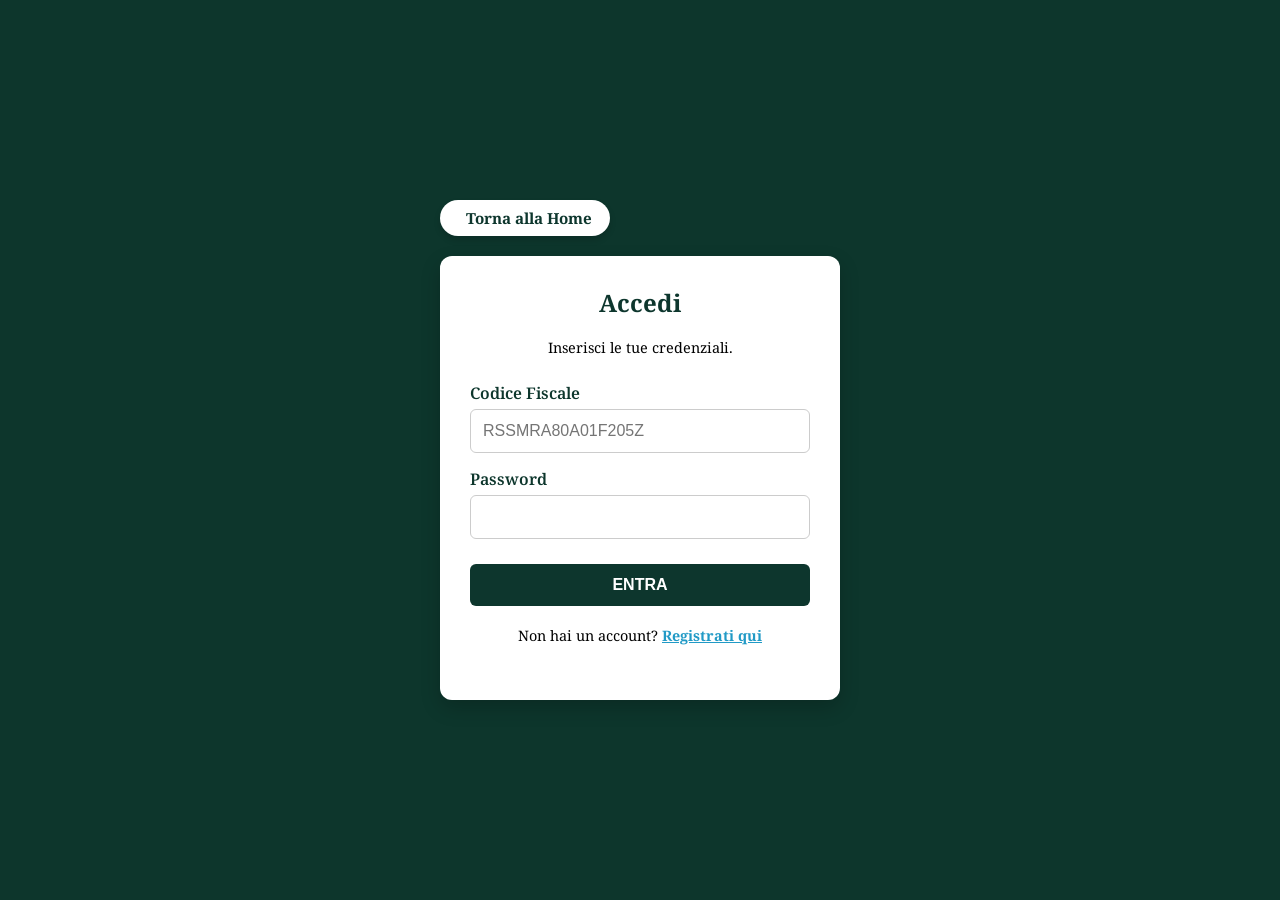
<file: login.html>
<!DOCTYPE html>
<html lang="it">
<head>
    <meta charset="UTF-8">
    <meta name="viewport" content="width=device-width, initial-scale=1.0">
    <title>Accesso Area Riservata - Azienda Ospedaliera San Pio</title>

    <!-- GOOGLE FONTS -->
    <link rel="preconnect" href="https://fonts.googleapis.com">
    <link rel="preconnect" href="https://fonts.gstatic.com" crossorigin="anonymous">
    <link href="https://fonts.googleapis.com/css2?family=Noto+Serif:ital,wght@0,100..900;1,100..900&family=Raleway:ital,wght@0,100..900;1,100..900&display=swap" rel="stylesheet">

    <!-- FAVICON -->
    <link rel="shortcut icon" href="img/logo.png" type="image/x-icon">

    <!-- CSS CUSTOM -->
    <link rel="stylesheet" href="stylelogin.css">
</head>
<body>

<div class="auth-container">
    
    <!-- TASTO TORNA ALLA HOME -->
    <a href="index.html" class="btn-back-home">
        <i class="fa-solid fa-arrow-left"></i> Torna alla Home
    </a>

    <!-- INZIO MODULO LOGIN -->
    <div id="login-form" class="auth-card">
        <h2>Accedi</h2>
        <p>Inserisci le tue credenziali.</p>
        <form onsubmit="handleLogin(event)">
            <div class="input-group">
                <label for="login-cf">Codice Fiscale</label>
                <input type="text" id="login-cf" placeholder="RSSMRA80A01F205Z" required maxlength="16">
            </div>
            <div class="input-group">
                <label for="login-pass">Password</label>
                <input type="password" id="login-pass" required autocomplete="current-password">
            </div>
            <button type="submit" class="btn-primary">ENTRA</button>
        </form>
        <p class="toggle-text">Non hai un account? <a href="#" onclick="toggleAuth()">Registrati qui</a></p>
    </div>
    <!-- FINE MODULO LOGIN -->

    <!-- INIZIO MODULO REGISTRAZIONE -->
    <div id="register-form" class="auth-card hidden">
        <h2>Registrazione</h2>
        <p>Crea il tuo profilo.</p>
        <form onsubmit="handleRegister(event)">
            <div class="input-group">
                <label for="reg-nome">Nome e Cognome</label>
                <input type="text" id="reg-nome" placeholder="Mario Rossi">
            </div>
            <div class="input-group">
                <label for="reg-cf">Codice Fiscale</label>
                <input type="text" id="reg-cf" placeholder="RSSMRA80A01F205Z" required maxlength="16" style="text-transform: uppercase;">
            </div>
            <div class="input-group">
                <label for="reg-pass">Crea Password</label>
                <input type="password" id="reg-pass" required minlength="8" autocomplete="new-password">
            </div>
            <button type="submit" class="btn-secondary">CREA ACCOUNT</button>
        </form>
        <p class="toggle-text">Hai già un account? <a href="#" onclick="toggleAuth()">Accedi</a></p>
    </div>
    <!-- FINE MODULO REGISTRAZIONE -->
</div>

<!-- JS CUSTOM -->
<script src="scriptlogin.js"></script>
</body>
</html>
</file>
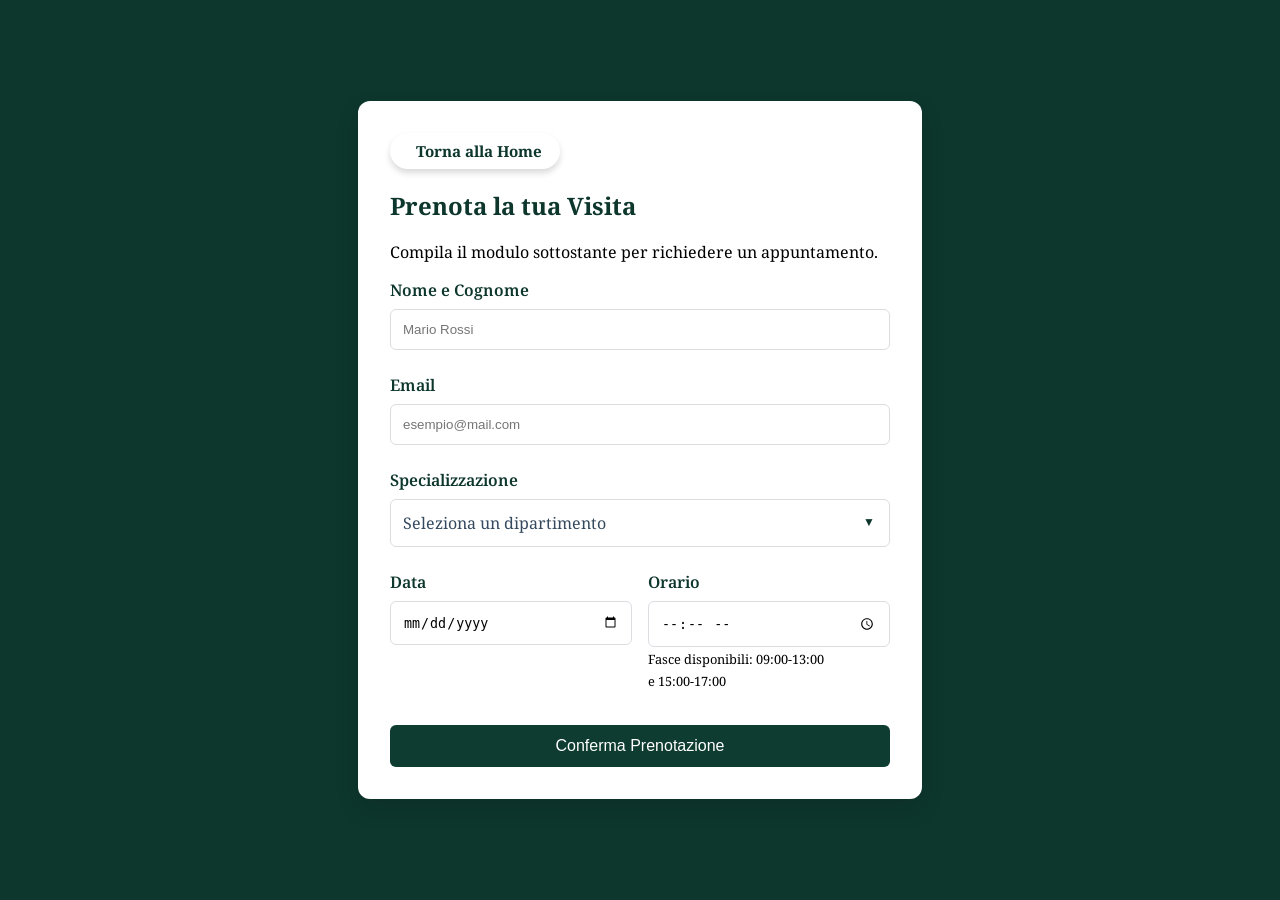
<file: prenotazioni.html>
<!DOCTYPE html>
<html lang="it">
<head>
    <meta charset="UTF-8">
    <meta name="viewport" content="width=device-width, initial-scale=1.0">
    <title>Prenotazione Visita Medica - Azienda Ospedaliera San Pio</title>

    <!-- GOOGLE FONTS -->
    <link rel="preconnect" href="https://fonts.googleapis.com">
    <link rel="preconnect" href="https://fonts.gstatic.com" crossorigin="anonymous">
    <link href="https://fonts.googleapis.com/css2?family=Noto+Serif:ital,wght@0,100..900;1,100..900&family=Raleway:ital,wght@0,100..900;1,100..900&display=swap" rel="stylesheet">

    <!-- FAVICON -->
    <link rel="shortcut icon" href="img/logo.png" type="image/x-icon">

    <!-- CSS CUSTOM -->
    <link rel="stylesheet" href="styleprenotazioni.css">
</head>
<body>

    <!-- INIZIO MODULO DI REGISTRAZIONE -->
    <div class="container">

        <!-- TASTO TORNA ALLA HOME -->
        <a href="index.html" class="btn-back-home">
            <i class="fa-solid fa-arrow-left"></i> Torna alla Home
        </a>

        <h2>Prenota la tua Visita</h2>
        <p>Compila il modulo sottostante per richiedere un appuntamento.</p>
        
        <form id="bookingForm">
            <div class="form-group">
                <label for="nome">Nome e Cognome</label>
                <input type="text" id="nome" name="nome" placeholder="Mario Rossi" required>
            </div>

            <div class="form-group">
                <label for="email">Email</label>
                <input type="email" id="email" name="email" placeholder="esempio@mail.com" required>
            </div>

            <div class="form-group custom-dropdown-container">
                <label for="specialista">Specializzazione</label>
                
                <select id="specialista" name="specialista" required style="display: none;">
                    <option value="">Seleziona un dipartimento</option>
                    <option value="lungadegenza">Dipartimento delle Scienze e della Lungadegenza</option>
                    <option value="oncologia">Dipartimento di Oncologia</option>
                    <option value="neurologia">Dipartimento di Neuroscienze</option>
                    <option value="chirurgia">Dipartimento di Scienze Chirurgiche</option>
                    <option value="infantile">Dipartimento Materno infantile</option>
                    <option value="cardiologia">Dipartimento Cardio-Vascolare</option>
                </select>
                
                <div class="custom-select" id="customSelect">
                    <div class="select-selected" id="selectTrigger">Seleziona un dipartimento</div>
                    <div class="select-items hidden" id="selectOptions">
                        <div data-value="lungadegenza">Dipartimento delle Scienze e della Lungadegenza</div>
                        <div data-value="oncologia">Dipartimento di Oncologia</div>
                        <div data-value="neurologia">Dipartimento di Neuroscienze</div>
                        <div data-value="chirurgia">Dipartimento di Scienze Chirurgiche</div>
                        <div data-value="infantile">Dipartimento Materno infantile</div>
                        <div data-value="cardiologia">Dipartimento Cardio-Vascolare</div>
                    </div>
                </div>
            </div>
            
            <div class="form-row">
                <div class="form-group">
                    <label for="data">Data</label>
                    <input type="date" id="data" name="data" required>
                </div>
                
                <div class="form-group">
                    <label for="ora">Orario</label>
                    <input type="time" id="ora" name="ora" required>
                    <small style="color: #000000; font-size: 0.8rem;">Fasce disponibili: 09:00-13:00 <br> e 15:00-17:00</small>
                </div>
            </div>
            
            <button type="submit" class="btn-submit">Conferma Prenotazione</button>
        </form>
        <!-- FINE MODULO REGISTRAZINE -->

        <!-- MESSAGGIO DI CONFERMA PRENOTAZIONE -->
        <div id="messaggioConferma" class="hidden">
            <div class="success-card">
                <h3>✅ Prenotazione Inviata!</h3>
                <p id="riepilogo"></p>
                <button onclick="resetForm()">Nuova Prenotazione</button>
            </div>
        </div>
    </div>

    <!-- JS CUSTOM -->
    <script src="scriptprenotazioni.js"></script>
</body>
</html>
</file>
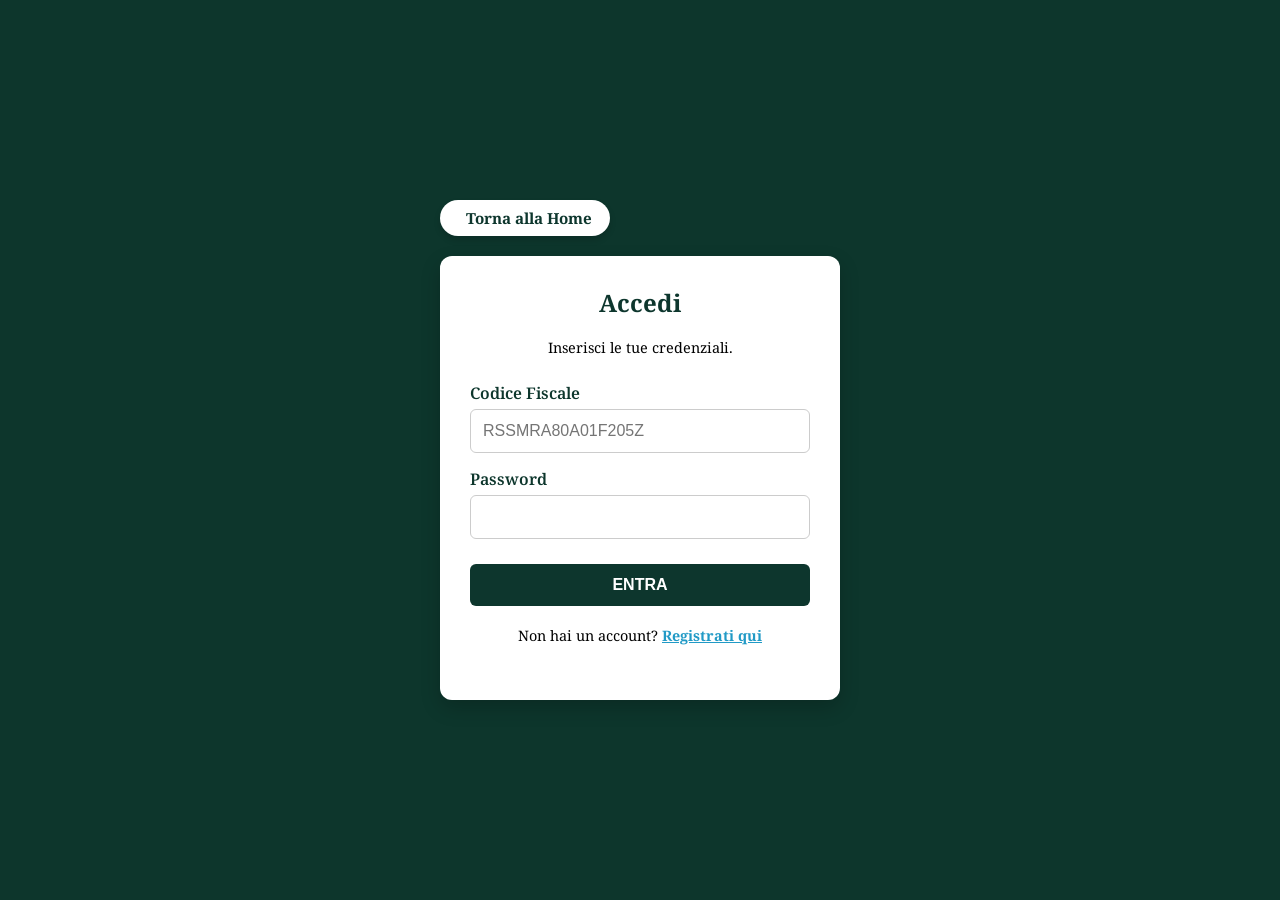
<file: referti.html>
<!DOCTYPE html>
<html lang="it">
<head>
    <meta charset="UTF-8">
    <meta name="viewport" content="width=device-width, initial-scale=1.0">
    <title>Area Referti - Azienda Ospedaliera San Pio</title>

    <!-- GOOGLE FONTS -->
    <link rel="preconnect" href="https://fonts.googleapis.com">
    <link rel="preconnect" href="https://fonts.gstatic.com" crossorigin="anonymous">
    <link href="https://fonts.googleapis.com/css2?family=Noto+Serif:ital,wght@0,100..900;1,100..900&family=Raleway:ital,wght@0,100..900;1,100..900&display=swap" rel="stylesheet">

    <!-- FAVICON -->
    <link rel="shortcut icon" href="img/logo.png" type="image/x-icon">

    <!-- CSS CUSTOM -->
    <link rel="stylesheet" href="stylereferti.css">

    <!-- SCRIPT DI SICUREZZA -->
    <script>
      const cfUtente = sessionStorage.getItem('utenteLoggatoCF');
      
      if (!cfUtente) {
        sessionStorage.setItem('redirectDopoLogin', window.location.href);

        window.location.replace("login.html"); 
      }
    </script>
</head>
<body>

    <!-- INIZIO DASHBOARD -->
    <div class="dashboard-container">

        <!-- TASTO TORNA ALLA HOME -->
        <a href="index.html" class="btn-back-home">
            <i class="fa-solid fa-arrow-left"></i> Torna alla Home
        </a>

        <!-- INIZIO HEADER -->
        <header class="dashboard-header">
            <div class="user-info">
                <i class="fa fa-user-circle fa-2x transition-scale"></i>
                <div>
                    <h2 id="user-name">Benvenuto!</h2>
                    <p id="user-cf">CF: RSSMRA80A01F205Z</p>
                </div>
            </div>
            
            <button class="btn-logout" onclick="eseguiLogout()">Esci</button>
        </header>
        
        <main class="content">
            <div class="title-section">
                <h3>I Tuoi Referti Online</h3>
                <p>I documenti sono disponibili per 45 giorni dalla data di pubblicazione</p>
            </div>
            
            <div id="lista-referti" class="referti-grid">
                <div class="loader">Caricamento documenti in corso</div>
            </div>
        </main>
    </div>
    <!-- FINE DASHBOARD -->

    <!-- CUSTOM JS -->
    <script src="scriptreferti.js"></script>
</body>
</html>
</file>
<file: stylelogin.css>
/* GENERAL SETTING */

/* FONT */
/* font-family: "Noto Serif", serif; */
/* font-family: "Raleway", sans-serif; */

* {
    box-sizing: border-box;
}

body {
    font-family: "Noto Serif", serif;
    background-color: #0d362c;
    margin: 0;
    display: flex;
    justify-content: center;
    align-items: center;
    min-height: 100vh;
    padding: 20px;
}

/* BTN BACKHOME */
.btn-back-home {
    display: inline-flex;
    align-items: center;
    gap: 8px;
    background-color: white;
    color: #0d362d;
    padding: 8px 18px;
    border-radius: 25px;
    text-decoration: none;
    font-weight: bold;
    font-size: 0.95rem;
    margin-bottom: 20px;
    box-shadow: 0 4px 6px rgba(0, 0, 0, 0.15);
    transition: all 0.3s ease;
}

.btn-back-home:hover {
    background-color: #7cd994;
    color: white;
    box-shadow: 0 6px 10px rgba(0, 0, 0, 0.25);
    transform: translateX(-5px); 
}

/* CUSTOM CONTAINER */
.auth-container {
    width: 100%;
    max-width: 400px;
}

.auth-card {
    background: white;
    padding: 30px;
    border-radius: 12px;
    box-shadow: 0 8px 20px rgba(0,0,0,0.2);
    text-align: center;
}
/* CUSTOM TEXT */
h2 {
    margin-top: 0;
    color: #0d362d;
    font-weight: 700;
}

p {
    color: #000000;
    font-size: 0.9rem;
    margin-bottom: 25px;
}

.input-group {
    text-align: left;
    margin-bottom: 15px;
}

label {
    display: block;
    font-weight: 600;
    margin-bottom: 5px;
    color: #0d362c;
}

input {
    width: 100%;
    padding: 12px;
    border: 1px solid #ccc;
    border-radius: 6px;
    font-size: 1rem;
    transition: border-color 0.3s;
}

input:focus {
    outline: none;
    border-color: #0d362c;
    box-shadow: 0 0 5px rgba(13, 54, 44, 0.2);
}

/* CUSTOM CF */
.cf-input {
    text-transform: uppercase;
}

/* CUSTOM BTN */
button {
    width: 100%;
    padding: 12px;
    border: none;
    border-radius: 6px;
    font-size: 1rem;
    font-weight: bold;
    cursor: pointer;
    margin-top: 10px;
    transition: all 0.3s;
}

button:hover {
    background-color: #7cd994;
}

.btn-primary { background-color: #0d362d; color: white; }
.btn-secondary { background-color: #0d362d; color: white; }

button:hover { 
    transform: translateY(-1px);
}

.toggle-text { margin-top: 20px; }
.toggle-text a { color: #219ac6; text-decoration: underline; font-weight: bold; }

.hidden { display: none; }
</file>
<file: styleprenotazioni.css>
/* GENERAL SETTING */

/* FONT */
/* font-family: "Noto Serif", serif; */
/* font-family: "Raleway", sans-serif; */

body {
    font-family: "Noto Serif", serif;
    background-color: #0d362c;
    display: flex;
    justify-content: center;
    align-items: center;
    min-height: 100vh;
    margin: 0;
}

/* BTN BACKHOME */
.btn-back-home {
    display: inline-flex;
    align-items: center;
    gap: 8px;
    background-color: white;
    color: #0d362d;
    padding: 8px 18px;
    border-radius: 25px;
    text-decoration: none;
    font-weight: bold;
    font-size: 0.95rem;
    margin-bottom: 20px;
    box-shadow: 0 4px 6px rgba(0, 0, 0, 0.15);
    transition: all 0.3s ease;
}

.btn-back-home:hover {
    background-color: #0d362d;
    color: white;
    box-shadow: 0 6px 10px rgba(0, 0, 0, 0.25);
    transform: translateX(-5px); 
}

/* CUSTOM CONTAINER */
.container {
    background: #ffffff;
    padding: 2rem;
    border-radius: 12px;
    box-shadow: 0 10px 25px rgba(0,0,0,0.1);
    width: 100%;
    max-width: 500px;
}

/* CUSTOM TEXT */
h2 {
    color: #0d362c;
    margin-top: 0;
    font-family: "Noto Serif", serif;
}

/* CUSTOM RIQUADRI */
.form-group {
    margin-bottom: 1.5rem;
}

label {
    display: block;
    margin-bottom: 0.5rem;
    font-weight: 600;
    color: #0d362c;
}

input, select {
    width: 100%;
    padding: 12px;
    border: 1px solid #dcdde1;
    border-radius: 6px;
    box-sizing: border-box;
}

.form-row {
    display: flex;
    gap: 1rem;
}

.form-row .form-group {
    flex: 1;
}

/* CUSTOM BTN */
.btn-submit, .success-card button {
    width: 100%;
    padding: 12px;
    background-color: #0e3c31;
    color: white;
    border: none;
    border-radius: 6px;
    font-size: 16px;
    cursor: pointer;
    transition: background 0.3s;
    margin-top: 10px;
}

.btn-submit:hover, .success-card button:hover {
    background-color: #7cd994;
    color: #0d362c;
    font-weight: bold;
}

/* NASCONDI ELEMENTI */
.hidden {
    display: none !important;
}

.success-card {
    text-align: center;
    padding: 1rem;
    background: #e8f6ef;
    border-radius: 8px;
    border: 1px solid #27ae60;
}

input:focus, select:focus {
    outline: none;
    border-color: #0d362c;
    box-shadow: 0 0 5px rgba(13, 54, 44, 0.4);
}

/* CUSTOM MENU A TENDINA PERSONALIZZATO */
.custom-dropdown-container {
    position: relative;
}

.custom-select {
    position: relative;
    width: 100%;
}

.select-selected {
    background-color: #ffffff;
    padding: 12px;
    border: 1px solid #dcdde1;
    border-radius: 6px;
    cursor: pointer;
    color: #34495e;
    user-select: none;
}

.select-selected::after {
    content: "▼";
    position: absolute;
    right: 15px;
    top: 14px;
    font-size: 12px;
    color: #0d362c;
}

.select-items {
    position: absolute;
    background-color: #ffffff;
    top: 100%;
    left: 0;
    right: 0;
    z-index: 99;
    border: 1px solid #dcdde1;
    border-radius: 6px;
    margin-top: 5px;
    box-shadow: 0 8px 16px rgba(0,0,0,0.1);
    overflow: hidden; 
}

.select-items div {
    padding: 12px;
    cursor: pointer;
    border-bottom: 1px solid #f1f1f1;
    transition: background-color 0.2s, color 0.2s;
}

.select-items div:last-child {
    border-bottom: none;
}

.select-items div:hover {
    background-color: #0d362c;
    color: #ffffff;
}
</file>
<file: stylereferti.css>
/* GENERAL SETTING */

/* FONT */
/* font-family: "Noto Serif", serif; */
/* font-family: "Raleway", sans-serif; */

body {
    font-family: "Raleway", sans-serif;
    background: linear-gradient(135deg, #5a9675 0%, #81cea1 100%);
    margin: 0;
    color: #333;
}

/* BTN BACKHOME */
.btn-back-home {
    display: inline-flex;
    align-items: center;
    gap: 8px;
    background-color: white;
    color: #0d362d;
    padding: 8px 18px;
    border-radius: 25px;
    text-decoration: none;
    font-weight: bold;
    font-size: 0.95rem;
    margin-bottom: 20px;
    box-shadow: 0 4px 6px rgba(0, 0, 0, 0.15);
    transition: all 0.3s ease;
}

.btn-back-home:hover {
    background-color: #0d362d;
    color: white;
    box-shadow: 0 6px 10px rgba(0, 0, 0, 0.25);
    transform: translateX(-5px); 
}

/* CUSTOM DASHBOARD */
.dashboard-container {
    max-width: 1000px;
    margin: 0 auto;
    padding: 20px;
}

.dashboard-header {
    background: #185548ee;
    color: white;
    padding: 20px;
    border-radius: 12px;
    display: flex;
    justify-content: space-between;
    align-items: center;
    margin-bottom: 30px;
    font-family: "Noto Serif", serif;
}

/* CUSTOM USER */
.user-info { display: flex; align-items: center; gap: 15px; }
.user-info h2 { margin: 0; font-size: 1.2rem; }
.user-info p { 
    margin: 0; 
    color: #e0e0e0;
    font-weight: 600;
    font-size: 0.9rem; 
}

/* CUSTOM BTN */
.btn-logout {
    background: rgba(255, 255, 255, 0.405);
    border: 1px solid white;
    color: white;
    padding: 8px 15px;
    border-radius: 6px;
    cursor: pointer;
}

.btn-logout:hover {
    background-color: #0d362d;
}

/* CUSTOM TITLE */
.title-section h3 { 
    color: #0d362d; 
    font-size: 2rem; 
    margin-bottom: 0;
    font-family: "Noto Serif", serif; 
}

.title-section p { 
    color: #185548;
    margin-bottom: 25px; 
    font-size: 1.2rem;
}

/* CUSTOM REFERTI */
.referti-grid {
    display: grid;
    grid-template-columns: repeat(auto-fill, minmax(300px, 1fr));
    gap: 20px;
}

.referto-card {
    background: white;
    padding: 20px;
    border-radius: 10px;
    box-shadow: 0 4px 6px rgba(0,0,0,0.05);
    border-left: 5px solid #ccc;
    transition: transform 0.2s;
}

.referto-card:hover { transform: translateY(-5px); }


/* CUSTOM STATO REFERTI */
.referto-card.disponibile { border-left-color: #27ae60; }
.referto-card.lavorazione { border-left-color: #f1c40f; }

.referto-card h4 { 
    margin: 0 0 10px 0; 
    color: #0d362d;
    font-weight: 700;
}

.referto-card p { 
    margin: 5px 0; 
    font-size: 0.95rem;
    color: #333333; 
    font-weight: 500;
}

.status-badge {
    display: inline-block;
    padding: 4px 8px;
    border-radius: 4px;
    font-size: 0.75rem;
    font-weight: bold;
    text-transform: uppercase;
    margin-bottom: 15px;
}

.badge-ok { background: #e8f6ef; color: #27ae60; }
.badge-wait { background: #fef9e7; color: #f39c12; }

/* CUSTOM BTN */
.btn-download {
    width: 100%;
    padding: 10px;
    background: #0d362d;
    color: white;
    border: none;
    border-radius: 5px;
    cursor: pointer;
    font-weight: bold;
}

.btn-download:hover {
    background-color: #58b46f;
}

.btn-download:disabled { background: #bdc3c7; cursor: not-allowed; }
</file>
